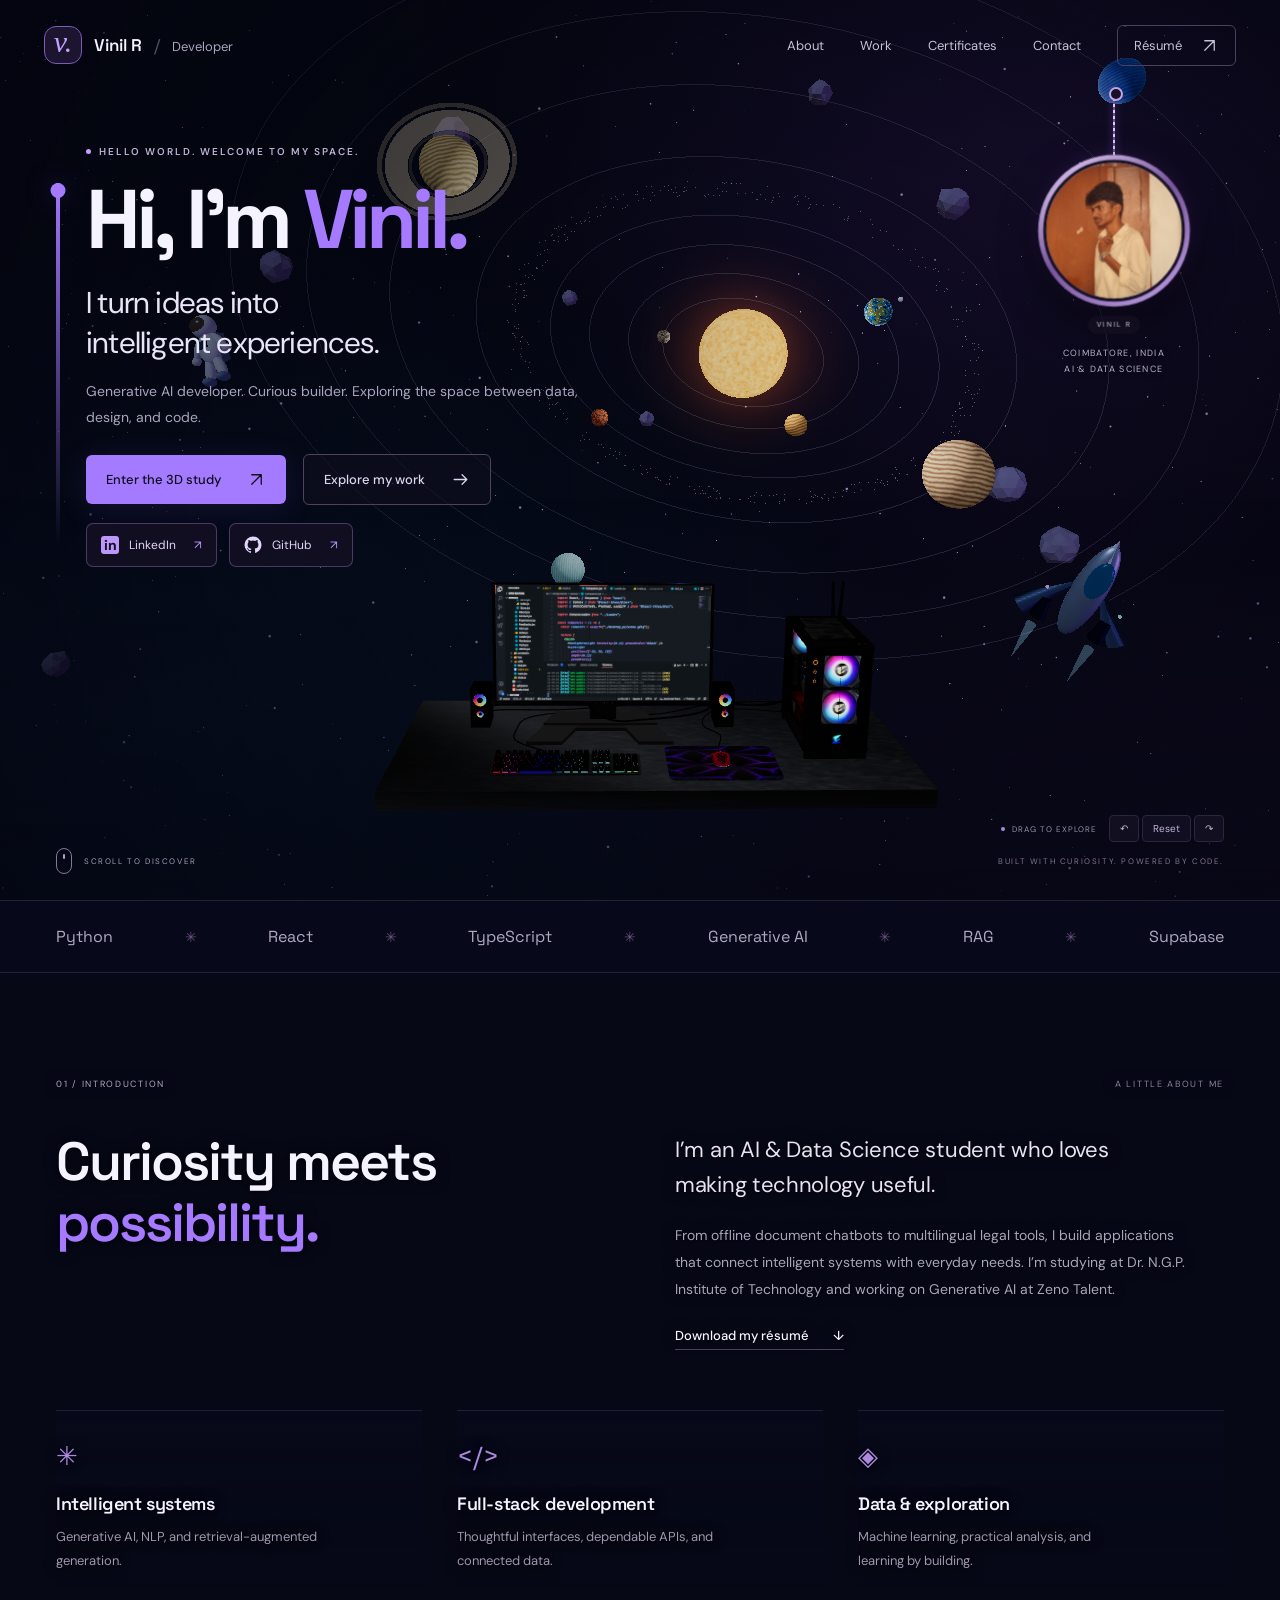
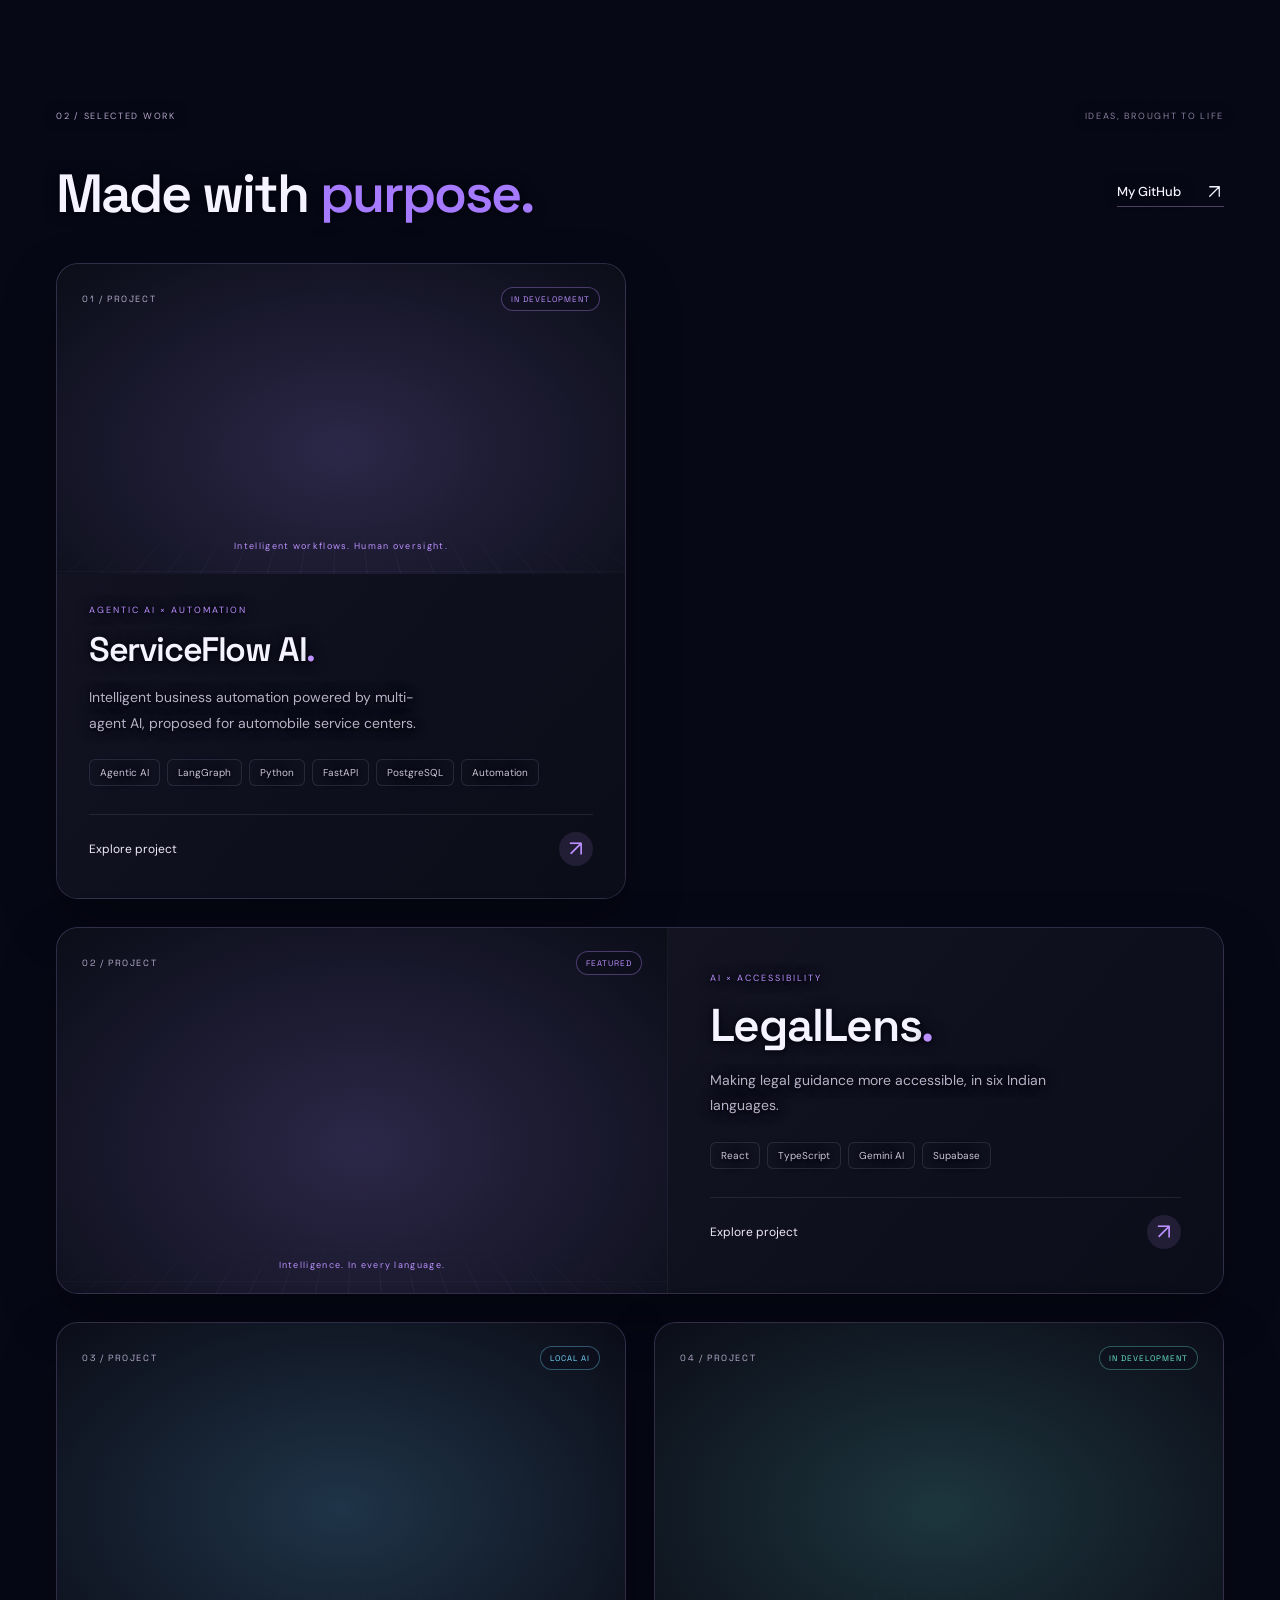
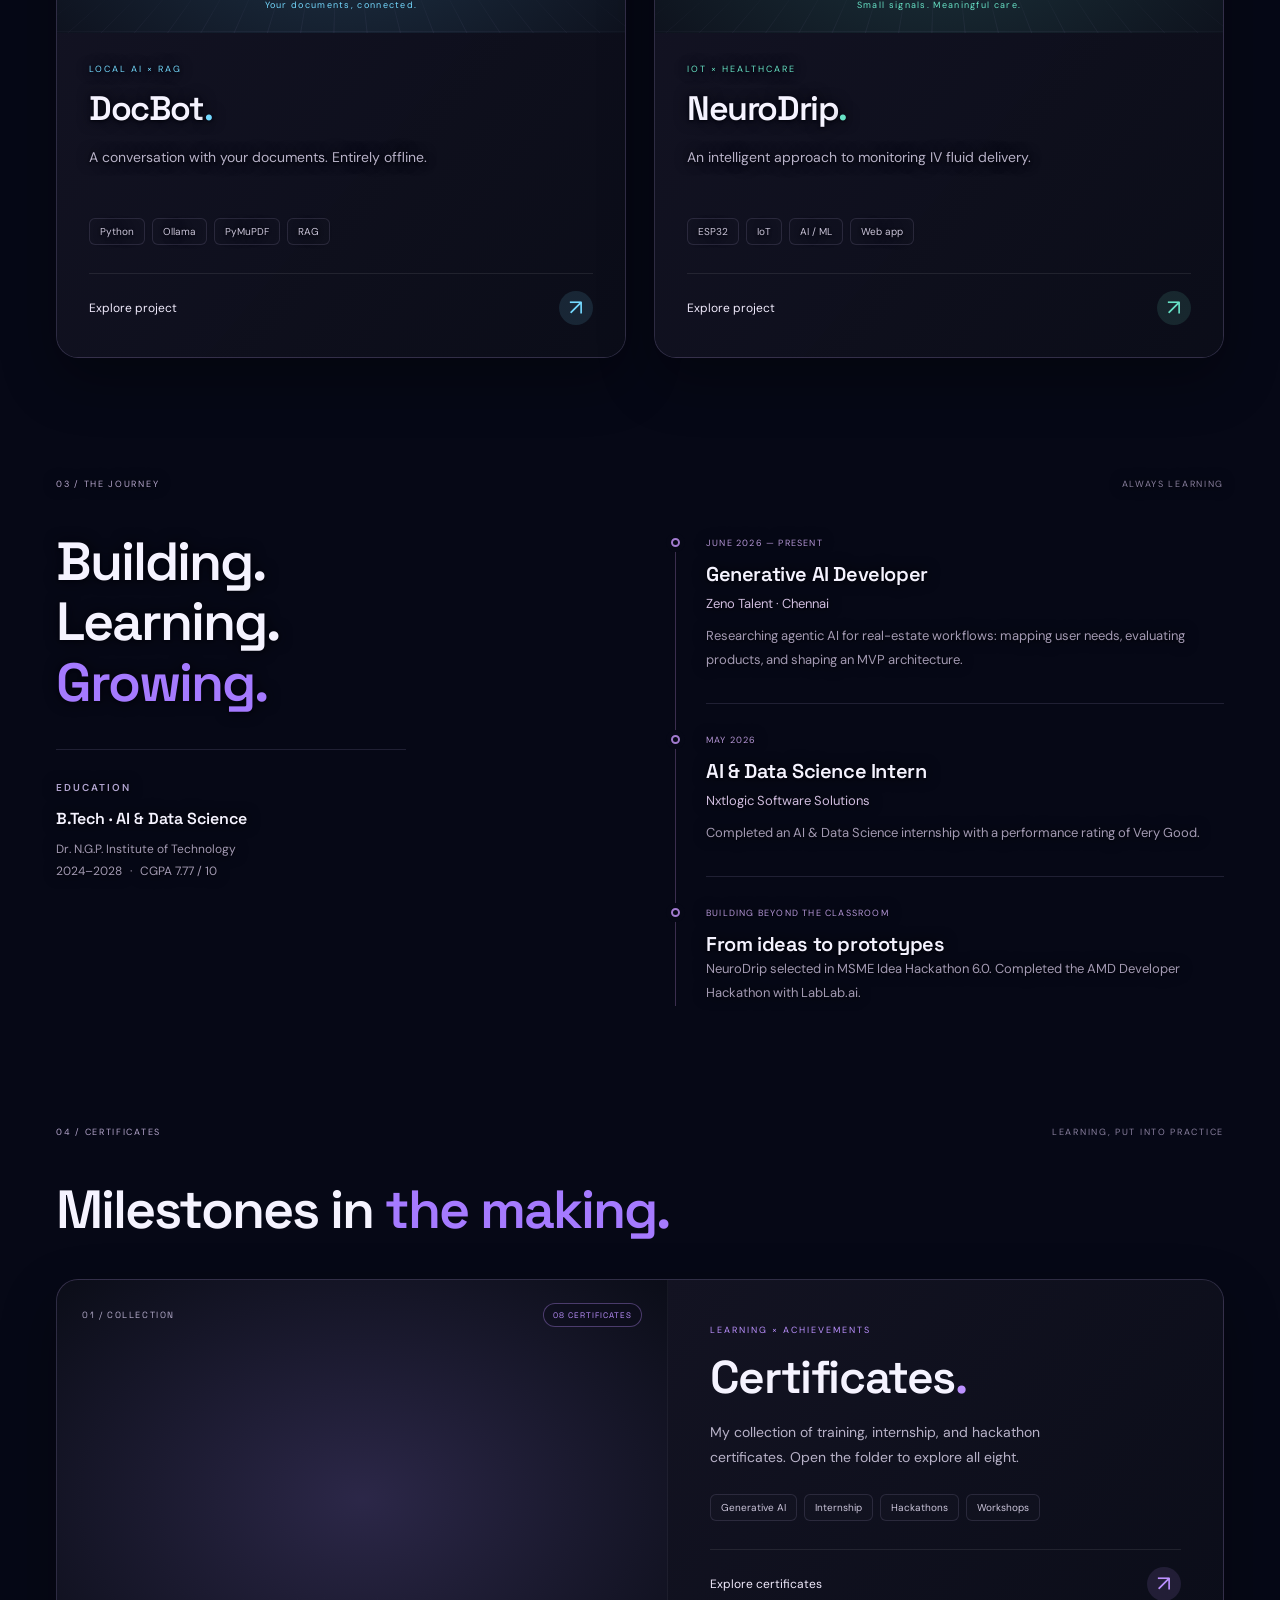
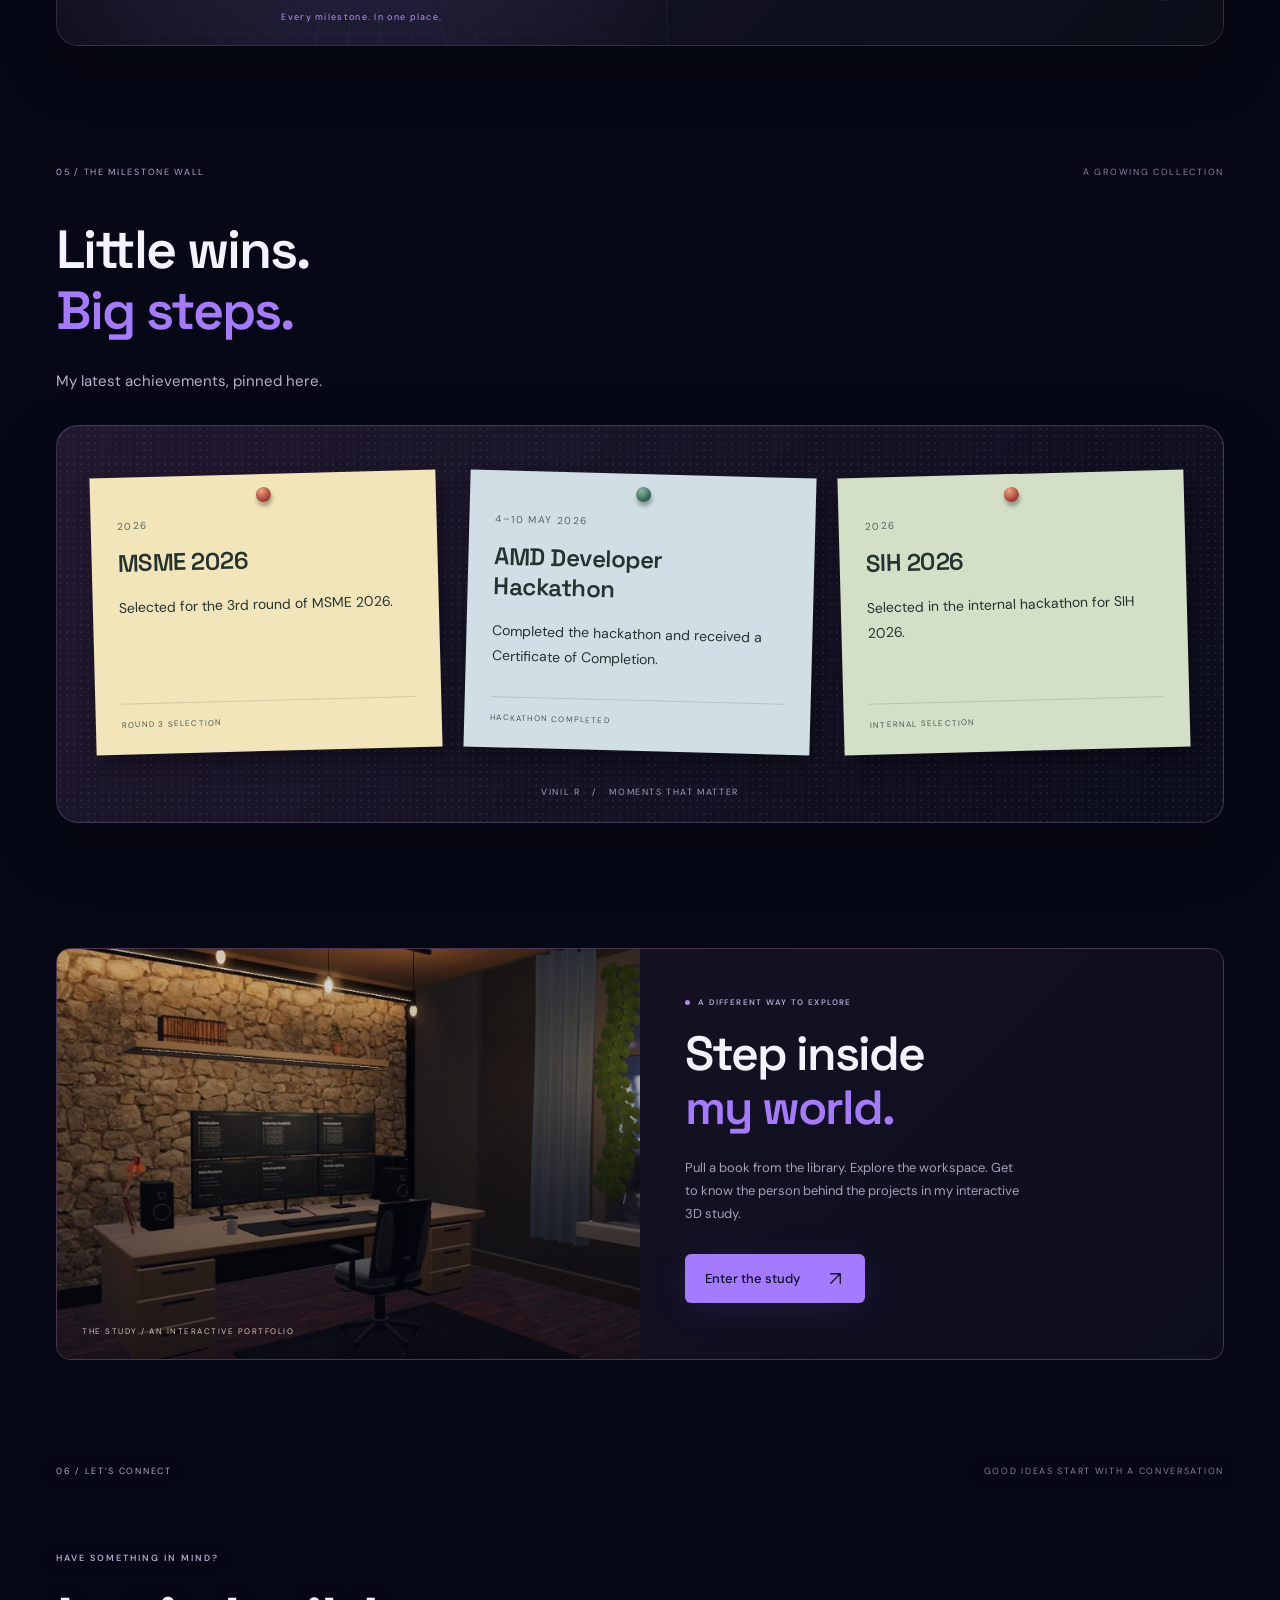
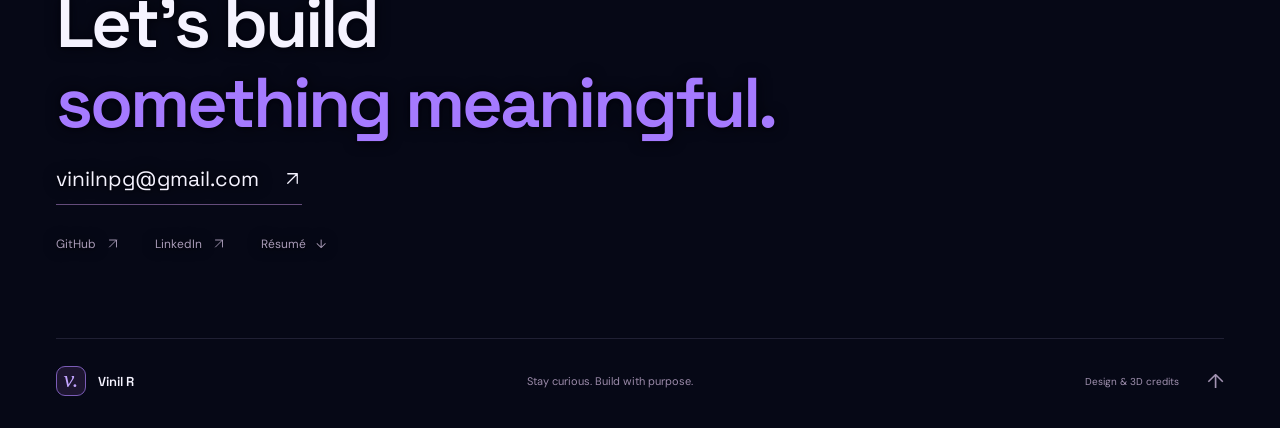
<file: index.html>
<!DOCTYPE html>
<html lang="en">
  <head>
    <meta charset="UTF-8" />
    <meta name="theme-color" content="#060816" />
    <link rel="icon" type="image/svg+xml" href="/vinil-mark.svg" />
    <link rel="manifest" href="/manifest.webmanifest" />
    <link rel="apple-touch-icon" href="/icons/apple-touch-icon.png" />
    <meta name="apple-mobile-web-app-capable" content="yes" />
    <meta name="apple-mobile-web-app-status-bar-style" content="black-translucent" />
    <meta name="apple-mobile-web-app-title" content="Vinil R" />
    <meta name="viewport" content="width=device-width, initial-scale=1.0, viewport-fit=cover" />
    <meta name="description" content="Vinil R — Generative AI developer and AI & Data Science student. Explore my projects, experience, and interactive 3D study." />
    <title>Vinil R — AI Developer & Creative Thinker</title>
    <script type="module" crossorigin src="/assets/index-335Thj_O.js"></script>
    <link rel="stylesheet" crossorigin href="/assets/index-tIlTbLUr.css">
  </head>
  <body>
    <div id="root"></div>
  </body>
</html>
</file>
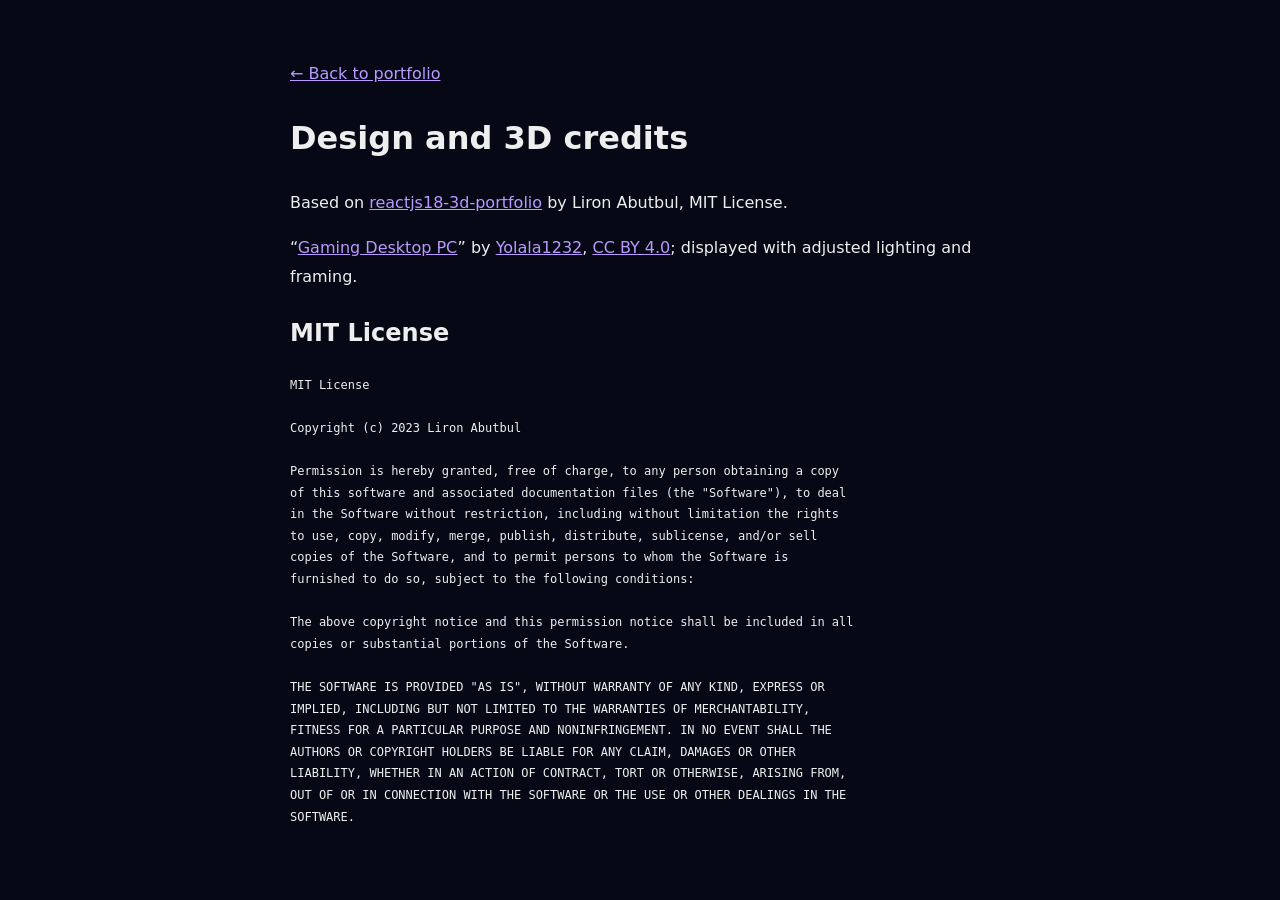
<file: credits.html>
<!doctype html><html lang="en"><meta charset="utf-8"><meta name="viewport" content="width=device-width,initial-scale=1"><title>Credits — Vinil R</title><style>body{background:#060816;color:#eee;font:16px/1.8 system-ui;margin:0}main{max-width:700px;margin:60px auto;padding:0 24px}a{color:#ba9aff}pre{white-space:pre-wrap;font:12px/1.8 monospace}</style><main><a href="/">← Back to portfolio</a><h1>Design and 3D credits</h1><p>Based on <a href="https://github.com/ladunjexa/reactjs18-3d-portfolio">reactjs18-3d-portfolio</a> by Liron Abutbul, MIT License.</p><p>“<a href="https://sketchfab.com/3d-models/gaming-desktop-pc-d1d8282c9916438091f11aeb28787b66">Gaming Desktop PC</a>” by <a href="https://sketchfab.com/Yolala1232">Yolala1232</a>, <a href="https://creativecommons.org/licenses/by/4.0/">CC BY 4.0</a>; displayed with adjusted lighting and framing.</p><h2>MIT License</h2><pre>MIT License

Copyright (c) 2023 Liron Abutbul

Permission is hereby granted, free of charge, to any person obtaining a copy
of this software and associated documentation files (the "Software"), to deal
in the Software without restriction, including without limitation the rights
to use, copy, modify, merge, publish, distribute, sublicense, and/or sell
copies of the Software, and to permit persons to whom the Software is
furnished to do so, subject to the following conditions:

The above copyright notice and this permission notice shall be included in all
copies or substantial portions of the Software.

THE SOFTWARE IS PROVIDED "AS IS", WITHOUT WARRANTY OF ANY KIND, EXPRESS OR
IMPLIED, INCLUDING BUT NOT LIMITED TO THE WARRANTIES OF MERCHANTABILITY,
FITNESS FOR A PARTICULAR PURPOSE AND NONINFRINGEMENT. IN NO EVENT SHALL THE
AUTHORS OR COPYRIGHT HOLDERS BE LIABLE FOR ANY CLAIM, DAMAGES OR OTHER
LIABILITY, WHETHER IN AN ACTION OF CONTRACT, TORT OR OTHERWISE, ARISING FROM,
OUT OF OR IN CONNECTION WITH THE SOFTWARE OR THE USE OR OTHER DEALINGS IN THE
SOFTWARE.
</pre></main></html>
</file>
<file: assets/index-tIlTbLUr.css>
@import"https://fonts.googleapis.com/css2?family=DM+Sans:wght@400;500;600;700&family=Space+Grotesk:wght@400;500;600;700&display=swap";.project-showcase{display:grid;grid-template-columns:repeat(2,minmax(0,1fr));gap:28px;perspective:1400px}.showcase-card{--rx:0deg;--ry:0deg;position:relative;min-width:0;border:1px solid #b2a2dc33;border-radius:22px;background:linear-gradient(135deg,#171528fa,#0b0e1bfa);box-shadow:0 22px 55px #0005,inset 0 1px #ffffff0c;transform:rotateX(var(--rx)) rotateY(var(--ry));transition:transform .2s ease-out,border-color .25s,box-shadow .25s;overflow:hidden}.showcase-card:hover,.showcase-card:focus-within{border-color:var(--card-accent);box-shadow:0 28px 65px #0007,0 0 35px color-mix(in srgb,var(--card-accent) 12%,transparent)}.showcase-legallens{grid-column:1/-1;display:grid;grid-template-columns:1.1fr 1fr}.showcase-visual{display:block;position:relative;width:100%;height:310px;padding:0;background:radial-gradient(ellipse at 50% 60%,color-mix(in srgb,var(--card-accent) 18%,#0c1020),#0b0d18);overflow:hidden;text-align:left;color:#c8c2df;isolation:isolate}.showcase-legallens .showcase-visual{height:100%;min-height:365px;border-right:1px solid #ffffff0c}.showcase-topline{position:absolute;top:23px;left:25px;right:25px;display:flex;align-items:center;justify-content:space-between;gap:10px;z-index:2;font:9px Space Grotesk,sans-serif;letter-spacing:1.6px;color:#b3aac9}.showcase-chip{border:1px solid color-mix(in srgb,var(--card-accent) 35%,transparent);padding:6px 9px;border-radius:20px;color:var(--card-accent);font-size:8px;letter-spacing:1px;background:#0b0c1b66}.showcase-grid{position:absolute;top:48%;right:-50%;bottom:-60%;left:-50%;background-image:linear-gradient(#b8a3f017 1px,transparent 1px),linear-gradient(90deg,#b8a3f017 1px,transparent 1px);background-size:35px 35px;transform:perspective(500px) rotateX(63deg);-webkit-mask-image:radial-gradient(ellipse at center,black,transparent 65%);mask-image:radial-gradient(ellipse at center,black,transparent 65%);pointer-events:none}.showcase-model{position:absolute;top:20px;right:0;bottom:12px;left:0;display:block;pointer-events:none}.showcase-caption{position:absolute;bottom:22px;left:25px;right:25px;text-align:center;color:var(--card-accent);font-size:9px;letter-spacing:1.3px;pointer-events:none}.showcase-content{position:relative;padding:30px 32px 32px;background:linear-gradient(130deg,#131322f5,#0b0d19fa)}.showcase-legallens .showcase-content{display:flex;flex-direction:column;justify-content:center;padding:42px}.showcase-category{font-size:9px;letter-spacing:2px;color:var(--card-accent);margin-bottom:14px}.showcase-content h3{font-size:34px;letter-spacing:-1.4px;line-height:1.2}.showcase-content h3>span{color:var(--card-accent)}.showcase-legallens h3{font-size:46px}.showcase-description{font-size:14px;line-height:1.8;color:#b8b2c8;max-width:360px;margin:15px 0 23px;min-height:50px}.showcase-tags{display:flex;flex-wrap:wrap;gap:7px}.showcase-tags>span{font-size:10px;color:#cbc5da;padding:6px 10px;border:1px solid #c0b1df24;border-radius:6px;background:#ffffff03}.showcase-action{display:flex;align-items:center;justify-content:space-between;gap:30px;width:100%;margin-top:28px;padding:17px 0 0;border-top:1px solid #ffffff15;background:none;font-size:12px;color:#f0eafc;text-align:left;min-height:48px}.showcase-action>span{display:grid;place-items:center;width:34px;height:34px;border-radius:50%;background:color-mix(in srgb,var(--card-accent) 12%,transparent);color:var(--card-accent);font-size:22px;transition:transform .2s,background .2s}.showcase-action:hover>span{transform:translate(2px,-2px);background:color-mix(in srgb,var(--card-accent) 25%,transparent)}.model-fallback{display:grid;place-items:center;width:100%;height:100%;font-size:12px;color:var(--card-accent)}@media (max-width:900px){.showcase-legallens .showcase-content{padding:30px}.showcase-legallens h3{font-size:36px}.showcase-content{padding:25px}.showcase-topline{left:20px;right:20px;font-size:8px}.showcase-visual{height:280px}.showcase-description{font-size:13px}.project-showcase{gap:22px}}@media (max-width:640px){.project-showcase{grid-template-columns:1fr;gap:26px}.showcase-legallens{display:block}.showcase-legallens .showcase-visual{height:290px;min-height:0;border:0}.showcase-card{border-radius:18px;transform:none!important}.showcase-content,.showcase-legallens .showcase-content{padding:26px}.showcase-content h3,.showcase-legallens h3{font-size:33px}.showcase-description{min-height:0;max-width:none}.showcase-visual{height:280px}.showcase-action{font-size:13px}.showcase-caption{font-size:8px}}@media (prefers-reduced-motion:reduce){.showcase-card{transform:none!important;transition:none}.showcase-action>span{transition:none}}.serviceflow-details{margin:24px 0;line-height:1.7;color:#c5bdd6}.serviceflow-details h3{color:#eee7fa;font-size:17px;margin:24px 0 8px}.serviceflow-details ul{padding-left:20px}.serviceflow-details li{margin:6px 0}.serviceflow-diagram{display:flex;flex-direction:column;align-items:center;gap:5px;text-align:center;color:#d9c8f5}.serviceflow-diagram span:nth-child(odd){padding:8px 12px;border:1px solid #8069a3;border-radius:8px;background:#211831}.certificates-section{position:relative}.certificate-collection{--card-accent: #bc91ff}.certificate-grid{display:grid;grid-template-columns:repeat(2,minmax(0,1fr));gap:24px}.certificate-card{min-width:0;border:1px solid #ad84e33b;border-radius:14px;overflow:hidden;background:linear-gradient(145deg,#211731eb,#0b1022ed)}.certificate-preview{position:relative;display:block;width:100%;background:#0c0c19;padding:20px 20px 46px}.certificate-preview img{width:100%;height:280px;-o-object-fit:contain;object-fit:contain}.certificate-preview>span{position:absolute;bottom:14px;left:20px;right:20px;display:flex;justify-content:space-between;color:#ceafff;font-size:12px}.certificate-copy{padding:22px;border-top:1px solid #b68ee325}.certificate-copy .certificate-meta{font-size:10px;color:#ba9cdb;margin-bottom:12px}.certificate-copy h3{font-size:20px;line-height:1.35;margin-bottom:10px}.certificate-copy>p{font-size:12px;color:#afa6bf;line-height:1.7}.certificate-description{margin-top:12px}.certificate-dialog{width:min(1000px,calc(100% - 24px));max-height:calc(100dvh - 32px);padding:0 24px 24px;border:1px solid #80619e;border-radius:16px;color:#f5efff;background:#100e1d;overflow-y:auto;overscroll-behavior:contain;scrollbar-gutter:stable}.certificate-dialog::backdrop{background:#03020ce8}.certificate-dialog>header{position:sticky;top:0;z-index:2;display:flex;align-items:flex-start;justify-content:space-between;gap:20px;padding:24px 0 20px;margin-bottom:20px;border-bottom:1px solid #ffffff20;background:#100e1df5}.certificate-dialog>header h3{font-size:26px;margin-top:8px}.certificate-dialog header button{flex-shrink:0;width:44px;height:44px;border-radius:50%;font-size:27px;background:#30213e}.certificate-scroll-note{margin-top:10px;color:#bdb3ce;font-size:12px;line-height:1.5}@media (max-width:600px){.certificate-grid{grid-template-columns:1fr;gap:20px}.certificate-dialog{padding:0 14px 14px}.certificate-dialog>header{padding-top:16px;gap:8px}.certificate-dialog>header h3{font-size:22px}.certificate-dialog .eyebrow{font-size:8px}.certificate-copy{padding:18px}}.milestone-intro{margin:-10px 0 30px;font-size:15px;color:#b9afcb;line-height:1.7}.landing-milestone-board{padding:48px 36px 24px;border:1px solid #b89bdf40;border-radius:22px;background-color:#171323ed;background-image:radial-gradient(#c5b3e51c 1px,transparent 1px),linear-gradient(130deg,#39264955,#0a0d1be6);background-size:7px 7px,100% 100%;box-shadow:inset 0 1px #ffffff0d,0 24px 60px #0004}.milestone-pins{display:grid;grid-template-columns:repeat(3,minmax(0,1fr));align-items:stretch;gap:28px}.milestone-note{position:relative;min-width:0;padding:42px 26px 24px;color:#24332f;box-shadow:5px 12px 20px #0005;transform:rotate(-1.5deg);display:flex;flex-direction:column}.milestone-note:nth-child(2){transform:rotate(1.5deg)}.milestone-cream{background:#f2e5ba}.milestone-blue{background:#d0dfe5}.milestone-sage{background:#d4dfc8}.milestone-pushpin{position:absolute;width:15px;height:15px;border-radius:50%;top:13px;left:calc(50% - 7px);background:radial-gradient(circle at 35% 25%,#eea27f,#a64037 65%,#662a26);box-shadow:1px 4px 4px #0005}.milestone-blue .milestone-pushpin{background:radial-gradient(circle at 35% 25%,#8cb8a5,#356653 65%,#234238)}.milestone-date{color:#56645e;font-size:10px;text-transform:uppercase;letter-spacing:1.4px;margin-bottom:16px}.milestone-note h3{font-size:24px;line-height:1.25;letter-spacing:-.5px;margin-bottom:17px;overflow-wrap:anywhere}.milestone-description{font-size:14px;line-height:1.8;margin-bottom:28px}.milestone-status{margin-top:auto;padding-top:14px;border-top:1px solid #2c3b292b;color:#495b50;font-size:8px;line-height:1.5;letter-spacing:1.2px}.milestone-board-caption{text-align:center;color:#ac9abb;font-size:9px;letter-spacing:1.6px;margin-top:35px}.milestone-board-caption span{margin:0 8px}@media (max-width:1000px){.milestone-pins{gap:20px}.landing-milestone-board{padding-inline:24px}.milestone-note{padding-inline:18px}.milestone-note h3{font-size:22px}}@media (max-width:760px){.milestone-pins{grid-template-columns:1fr;gap:30px}.landing-milestone-board{padding:32px 22px 22px}.milestone-note{padding:40px 24px 24px}.milestone-note h3{font-size:25px}.milestone-board-caption{font-size:8px;letter-spacing:1px;line-height:1.8}}@media (prefers-reduced-motion:reduce){.milestone-note,.milestone-note:nth-child(2){transform:none}}.profile-links{display:flex;flex-wrap:wrap;gap:12px;margin-top:18px}.profile-links a{display:inline-flex;align-items:center;gap:10px;padding:10px 14px;min-height:44px;font-size:12px;border:1px solid #ac87e05c;border-radius:7px;background:#121021e8;color:#e4d6fa}.profile-links a:hover{background:#2c1c44;border-color:#b48aec}.profile-links a>span:last-child{margin-left:8px;color:#bd96ff}.linkedin-mark{display:grid;place-items:center;width:18px;height:18px;border-radius:3px;background:#bb97fa;color:#100c20;font-size:14px;font-weight:700;line-height:1}@media (max-width:540px){.profile-links{gap:10px;margin-top:16px}.profile-links a{padding-inline:12px;font-size:11px}.hero:has(.profile-links){height:auto;min-height:0;max-height:none;padding-bottom:88px}.hero:has(.profile-links) .desktop-experience{position:relative;bottom:auto;margin-top:20px}}:root{font-family:DM Sans,sans-serif;color:#f5f3ff;background:#060816;font-synthesis:none;--accent:#a57aff;--muted:#a7a6bc;--border:#b7ade026;color-scheme:dark}*{box-sizing:border-box}html{scroll-behavior:smooth;scroll-padding-top:100px}body{margin:0}a{color:inherit;text-decoration:none}button{font:inherit;color:inherit;cursor:pointer;border:0}img{max-width:100%;display:block}h1,h2,h3,p{margin:0}h1,h2,h3{font-family:Space Grotesk,sans-serif;font-weight:600}::-moz-selection{background:#7646cc;color:#fff}::selection{background:#7646cc;color:#fff}:focus-visible{outline:2px solid #c6a8ff;outline-offset:6px}.container{width:min(1200px,calc(100% - 112px));margin-inline:auto}.skip-link{position:fixed;top:-80px;left:20px;z-index:100;background:var(--accent);color:#080817;padding:14px}.skip-link:focus{top:12px}.site-header{height:90px;position:absolute;inset:0 0 auto;z-index:20}.nav-inner{width:min(1280px,calc(100% - 88px));margin:auto;height:100%;display:flex;align-items:center;justify-content:space-between}.brand{display:flex;align-items:center;gap:12px;font:600 17px Space Grotesk,sans-serif;white-space:nowrap}.brand-mark{width:38px;height:38px;border:1px solid #7b5cb7;border-radius:12px;display:grid;place-items:center;font:italic 30px/1 Georgia,serif;color:#c2a4ff;background:#1d1530;padding-bottom:6px}.brand small{font:400 13px DM Sans,sans-serif;color:var(--muted)}.brand-divider{color:#56516a;padding-inline:8px;font-weight:400}.main-nav{display:flex;align-items:center;gap:36px;font-size:13px;color:#c5c2d6}.main-nav>a:hover{color:#fff}.nav-resume{border:1px solid #4c405f;padding:10px 16px;border-radius:6px;display:flex;align-items:center;gap:18px}.menu-toggle{display:none}.hero{min-height:850px;height:100svh;max-height:1050px;position:relative;overflow:hidden;isolation:isolate}.hero-background{position:absolute;top:0;right:0;bottom:0;left:0;z-index:-2;background:url(/assets/herobg-SogpARU-.png) center top/cover no-repeat;opacity:.8}.hero:after{content:"";position:absolute;top:0;right:0;bottom:0;left:0;z-index:-1;background:linear-gradient(180deg,#06081619 45%,#060816 98%);pointer-events:none}.hero-intro{position:relative;display:flex;gap:26px;padding-top:145px;z-index:2;pointer-events:none}.hero-copy{pointer-events:auto}.hero-track{width:4px;flex-shrink:0;background:linear-gradient(#a57aff,#915eff00);margin-top:38px;margin-bottom:20px;position:relative}.hero-track i{width:15px;height:15px;position:absolute;left:50%;transform:translate(-50%);top:0;border-radius:50%;background:#a57aff;box-shadow:0 0 30px #915eff55}.eyebrow{font-size:10px;letter-spacing:2px;font-weight:600;color:#b3a6d2}.hero-eyebrow{font-size:10px;letter-spacing:2px;color:#bbb1d2;margin-bottom:17px;display:flex;align-items:center;gap:8px}.hero-eyebrow>span{width:5px;height:5px;border-radius:50%;background:#c3a1ff}.hero h1{font-size:clamp(64px,6.5vw,94px);letter-spacing:-5px;line-height:1.08;font-weight:700}.hero h1 span,h2>span{color:var(--accent)}.hero-statement{font-size:clamp(25px,2.35vw,34px);line-height:1.34;letter-spacing:-.8px;margin-top:18px;color:#e9e4f6}.hero-statement strong{font-weight:400}.hero-description{color:#a9a4bd;font-size:14px;line-height:1.8;max-width:540px;margin-top:16px}.mobile-break{display:none}.hero-actions{display:flex;gap:17px;align-items:center;margin-top:24px}.button{display:inline-flex;gap:26px;align-items:center;justify-content:center;font-weight:500;font-size:13px;padding:15px 20px;border-radius:6px;transition:background .2s,transform .2s}.button:hover{transform:translateY(-2px)}.button-primary{background:#a47aff;color:#100b1d;box-shadow:0 5px 32px #915eff20}.button-primary:hover{background:#bea0ff}.button-quiet{color:#ddd5ef;border:1px solid #50415f;background:#100f2080}.button-quiet:hover{background:#20182f}.hero-side-note{margin-left:auto;align-self:flex-start;margin-top:62px;display:flex;flex-direction:column;align-items:flex-end;gap:9px;font-size:9px;letter-spacing:1.7px;color:#9186a8}.hero-side-note i{width:45px;height:1px;background:#6d528c;margin-top:7px}.desktop-experience{position:absolute;bottom:58px;width:100%;height:440px;z-index:1}.desktop-canvas{width:100%;height:100%;touch-action:pan-y;cursor:grab}.desktop-canvas:active{cursor:grabbing}.scene-toolbar{position:absolute;bottom:0;right:max(56px,calc((100% - 1200px)/2));display:flex;align-items:center;gap:12px;color:#9890ad;font-size:8px;letter-spacing:1px}.scene-toolbar>span{display:flex;align-items:center;gap:7px}.scene-toolbar i{width:4px;height:4px;border-radius:100%;background:#a88bdf}.scene-toolbar>div{display:flex;gap:3px}.scene-toolbar button{background:#151225b3;border:1px solid #2c253d;border-radius:4px;padding:6px 10px;font-size:10px;color:#c2b6da;letter-spacing:0}.scene-toolbar button:hover{background:#342747;color:#fff}.scene-loading{width:240px;text-align:center;font-size:12px;color:#b8a8d6}.scene-loading span{display:block;width:24px;height:24px;margin:0 auto 12px;border:2px solid #5d457d;border-top-color:#b890ff;border-radius:50%;animation:spin 1s linear infinite}.scene-loading b{display:block;font-weight:400;font-size:10px;margin-top:6px}.scene-placeholder{position:absolute;bottom:210px;left:0;width:100%;text-align:center;font-size:12px;color:var(--muted)}.scene-fallback{display:grid;place-content:center;height:100%;text-align:center}.scene-fallback>p{font-size:12px;color:var(--muted);max-width:320px;margin-top:22px}.fallback-monitor{text-align:left;padding:25px;background:#111221;border:8px solid #252331;border-radius:10px;color:#bea0ff}.fallback-monitor>span{font:11px monospace;color:#8b839f}.fallback-monitor pre{font:14px/2 monospace}.hero-footer{position:absolute;bottom:26px;left:0;right:0;display:flex;align-items:center;justify-content:space-between;z-index:3;color:#82778f;font-size:8px;letter-spacing:1.6px}.scroll-cue{display:flex;gap:12px;align-items:center;color:#a7a0b7}.mouse{height:26px;width:16px;border:1px solid #8b739c;border-radius:9px;display:flex;justify-content:center;padding-top:5px}.mouse i{height:5px;width:2px;border-radius:2px;background:#b599d1;animation:scroll-dot 2s infinite}.skills-marquee{border-block:1px solid var(--border);background:#0b0b1a;padding:25px 0}.skills-marquee>.container{display:flex;align-items:center;justify-content:space-between;gap:20px}.skills-marquee span{font:16px Space Grotesk,sans-serif;color:#b0a8c2;white-space:nowrap}.skills-marquee i{font-size:14px;color:#6b527e;font-style:normal}.section{padding-block:105px 15px}.section-label{display:flex;justify-content:space-between;gap:15px;font-size:9px;letter-spacing:1.7px;color:#8a809f;margin-bottom:42px}.section-label>span:first-child{color:#b4a5cb}h2{font-size:clamp(36px,4.2vw,57px);line-height:1.13;letter-spacing:-2px}.about-main{display:grid;grid-template-columns:1fr 1fr;gap:70px}.large-copy{font-size:22px;line-height:1.6;letter-spacing:-.3px;max-width:480px;color:#e8e1f2}.body-copy{font-size:14px;line-height:1.9;color:var(--muted);margin-top:20px;max-width:520px}.text-link{display:inline-flex;gap:24px;align-items:center;font-size:13px;font-weight:500;padding-bottom:5px;border-bottom:1px solid #514063}.text-link:hover{color:#c5a4ff}.about-main .text-link{margin-top:25px}.disciplines{display:grid;grid-template-columns:repeat(3,1fr);gap:35px;margin-top:60px}.disciplines article{border-top:1px solid var(--border);padding-top:28px}.discipline-icon{font:26px Space Grotesk,sans-serif;color:#ae8adf;height:33px;display:block}.disciplines h3{font-size:18px;letter-spacing:-.4px;margin-top:20px}.disciplines p{color:#9f96b0;font-size:13px;line-height:1.8;max-width:270px;margin-top:10px}.section-heading{display:flex;align-items:center;justify-content:space-between;gap:24px;margin-bottom:38px}.projects-grid{display:grid;grid-template-columns:repeat(3,1fr);gap:28px}.project-preview{width:100%;padding:0;background:transparent;border-radius:10px;position:relative;overflow:hidden;display:block;text-align:left;border:1px solid var(--border);transition:border-color .2s}.project-preview:hover{border-color:#8f67bb}.project-art{height:225px;overflow:hidden;position:relative;display:flex;align-items:center;justify-content:center;transition:transform .35s}.project-preview:hover .project-art{transform:scale(1.025)}.project-open{position:absolute;right:13px;bottom:13px;border:1px solid #7c688b80;border-radius:50%;background:#171126aa;display:grid;place-items:center;width:33px;height:33px;color:#dfc6ff}.legal-art{background:radial-gradient(ellipse at 50% 60%,#3a2356,#121021);color:#c3a2f0;flex-direction:column}.legal-art>svg{width:118px;height:102px;filter:drop-shadow(0 0 18px #b28ade66);margin-top:5px}.legal-art>span{font-size:8px;letter-spacing:1.5px;margin-top:18px;color:#aa90c8}.orbit{position:absolute;width:200px;height:200px;border:1px solid #a583d21c;border-radius:50%;top:12px}.orbit-two{width:285px;height:285px;top:-30px}.docbot-art{background:radial-gradient(ellipse at 50% 80%,#172b33,#101422)}.terminal-window{width:88%;border:1px solid #4e718751;background:#080f18;border-radius:7px;transform:perspective(700px) rotateY(-6deg) rotateX(3deg);box-shadow:6px 18px 30px #0008}.terminal-top{display:flex;align-items:center;gap:4px;padding:12px 10px;border-bottom:1px solid #27384b}.terminal-top i{width:5px;height:5px;border-radius:50%;background:#52616e}.terminal-top i:first-child{background:#a67081}.terminal-top i:nth-child(2){background:#ad9e6c}.terminal-top i:nth-child(3){background:#69a68e}.terminal-top>span{font:7px monospace;color:#7e9bae;margin-left:8px}.terminal-content{padding:17px 10px 9px;font:8px/1.7 monospace;color:#b0c5d1}.terminal-content p{margin-bottom:11px}.terminal-content p>span,.terminal-content b{color:#86c5d3;font-weight:400}.terminal-muted{color:#8aa3b3}.terminal-content em{color:#75ad91;font-style:normal;margin-left:8px;font-size:7px}.terminal-line{height:4px;background:#213844;width:90%;margin:7px 0}.terminal-line.short{width:63%;margin-bottom:18px}.neuro-art{display:block;padding:24px 20px;background:linear-gradient(#63b6b207 1px,transparent 1px),linear-gradient(90deg,#63b6b207 1px,transparent 1px),radial-gradient(ellipse at 65% 50%,#143333,#0c1c22);background-size:20px 20px,20px 20px,auto}.neuro-top{display:flex;justify-content:space-between;font-size:8px;letter-spacing:1px;color:#8ab4b2}.neuro-top>span+span{font-size:6px;color:#7caea8}.neuro-art>svg{width:100%;height:100px;margin:12px 0 0}.neuro-bottom{display:flex;gap:16px;align-items:center;justify-content:center;color:#87b7af}.neuro-bottom>div{display:flex;gap:6px;align-items:center;font-size:7px}.neuro-bottom i{width:5px;height:5px;border:1px solid #80c7b7;border-radius:50%}.neuro-bottom>b{font-size:12px;font-weight:400}.project-category{display:flex;gap:15px;font-size:8px;letter-spacing:1.3px;color:#9a85b5;margin:22px 0 9px}.project-category>span{color:#8d7e9e}.project-card h3{font-size:25px;letter-spacing:-.7px}.project-card h3 button{background:none;padding:0;font:inherit}.project-card h3 button:hover{color:#b594eb}.project-description{font-size:13px;line-height:1.75;color:#9e96ad;margin:10px 0 18px;min-height:46px;max-width:300px}.tags{display:flex;flex-wrap:wrap;gap:7px}.tags>span{font-size:9px;border:1px solid #30263f;padding:5px 8px;border-radius:4px;color:#b3a0c8}.project-detail-link{background:transparent;display:flex;align-items:center;gap:12px;padding:0;margin-top:21px;color:#d1b8ee;font-size:11px}.project-detail-link:hover{color:#fff}.journey-layout{display:grid;grid-template-columns:1fr 1fr;gap:70px}.education{margin-top:35px;border-top:1px solid var(--border);padding-top:25px;max-width:350px}.education h3{font-size:16px;margin:12px 0 10px}.education>p{font-size:12px;color:#a39ab3;line-height:1.8}.education>p>span{padding-inline:5px}.timeline{border-left:1px solid #3b2e4e;padding-left:30px;margin-top:5px}.timeline>article{position:relative;margin-bottom:30px;padding-bottom:30px;border-bottom:1px solid var(--border)}.timeline>article:last-child{margin-bottom:0;padding-bottom:0;border-bottom:0}.timeline-date{font-size:9px;letter-spacing:1.2px;color:#b496d7;margin-bottom:12px}.timeline-date>i{position:absolute;left:-35px;top:1px;width:9px;height:9px;border:2px solid #a17ace;background:#060816;border-radius:50%;box-shadow:0 0 0 5px #060816}.timeline h3{font-size:20px;letter-spacing:-.4px}.timeline .organization{font-size:13px;color:#d0bddf;margin:8px 0 12px}.timeline article>p:not(.organization){font-size:13px;line-height:1.9;color:#a39ab3}.study-section{border:1px solid #493552;border-radius:14px;overflow:hidden;display:grid;grid-template-columns:1fr 1fr;margin-top:110px;background:linear-gradient(135deg,#191426,#0c0d1d)}.study-photo{position:relative;min-height:410px}.study-photo>img{width:100%;height:100%;position:absolute;top:0;right:0;bottom:0;left:0;-o-object-fit:cover;object-fit:cover;-o-object-position:50% 58%;object-position:50% 58%}.study-photo:after{content:"";position:absolute;top:0;right:0;bottom:0;left:0;background:linear-gradient(180deg,#05041520,#07071399)}.image-caption{position:absolute;bottom:23px;left:25px;z-index:1;font-size:8px;letter-spacing:1.5px;color:#d5c2bd}.study-copy{padding:48px 45px}.study-copy h2{font-size:48px;margin-top:20px}.study-copy>p:not(.eyebrow){font-size:13px;line-height:1.8;color:#a99db8;margin:20px 0 28px;max-width:340px}.study-copy .eyebrow{font-size:8px;letter-spacing:1.4px}.study-copy .eyebrow i{display:inline-block;width:5px;height:5px;border-radius:50%;background:#b08ce5;margin-right:5px}.contact-section{padding-bottom:85px}.contact-section>.eyebrow{margin-top:75px;font-size:9px}.contact-section h2{font-size:clamp(40px,5.5vw,76px);margin-top:20px;letter-spacing:-3px}.contact-email{display:inline-flex;gap:24px;align-items:center;font:21px Space Grotesk,sans-serif;border-bottom:1px solid #644c7b;padding:22px 0 12px}.contact-email:hover{color:var(--accent)}.contact-socials{display:flex;gap:35px;margin-top:29px;font-size:12px;color:#a99bb8}.contact-socials>a{display:flex;align-items:center;gap:10px}.contact-socials>a:hover{color:#fff}.contact-socials svg{width:14px}.site-footer{display:flex;align-items:center;justify-content:space-between;gap:20px;padding-block:27px 32px;border-top:1px solid var(--border)}.site-footer .brand{font-size:13px}.site-footer .brand-mark{width:30px;height:30px;border-radius:9px;font-size:24px;padding-bottom:4px}.site-footer>p{font-size:11px;color:#9c8baa}.site-footer>div{display:flex;align-items:center;gap:28px;font-size:10px;color:#a393b2}.site-footer>div>a:last-child{font-size:20px}.project-dialog{color:#f5efff;background:#121020;border:1px solid #5e4478;border-radius:16px;width:min(600px,calc(100% - 32px));padding:42px;max-height:85svh;overflow:auto}.project-dialog::backdrop{background:#03020ccf;-webkit-backdrop-filter:blur(8px);backdrop-filter:blur(8px)}.project-dialog>div{position:relative}.dialog-close{position:absolute;right:-20px;top:-27px;font-size:27px;background:none;color:#b5a2ca;width:34px;height:34px}.project-dialog h2{margin-top:18px;font-size:43px}.dialog-description{color:#b9abc9;font-size:15px;line-height:1.85;margin:24px 0}.project-note{color:#b09ac9;font-size:12px;line-height:1.6;margin:24px 0}.project-dialog .tags>span{font-size:11px}.project-dialog .text-link{margin-top:8px}@keyframes scroll-dot{0%,to{transform:translateY(0);opacity:.6}50%{transform:translateY(8px);opacity:1}}@keyframes spin{to{transform:rotate(360deg)}}@media (min-width:1500px){.desktop-experience{height:500px}.hero-intro{padding-top:160px}}@media (max-width:1100px){.container{width:calc(100% - 72px)}.nav-inner{width:calc(100% - 64px)}.hero{min-height:840px}.hero-intro{padding-top:135px}.hero-side-note{display:none}.desktop-experience{height:400px;bottom:65px}.scene-toolbar{right:36px}.about-main,.journey-layout{gap:45px}.projects-grid{gap:20px}.project-art{height:200px}.terminal-content{font-size:7px}.terminal-top>span{font-size:6px}.study-copy{padding:38px 30px}.study-copy h2{font-size:43px}.skills-marquee>.container{gap:12px}.skills-marquee span{font-size:13px}.project-description{min-height:68px}.hero-footer>span{font-size:7px}}@media (max-width:760px){.container{width:calc(100% - 48px)}.nav-inner{width:calc(100% - 40px)}.brand-divider,.brand small{display:none}.main-nav{gap:20px;font-size:12px}.nav-resume{padding:9px 12px;gap:10px}.hero h1{font-size:73px}.hero-intro{gap:20px;padding-top:130px}.hero-statement{font-size:28px}.hero-description{font-size:13px;max-width:440px}.desktop-experience{height:345px;bottom:70px}.hero{min-height:800px}.scene-toolbar{right:24px}.hero-footer>span{display:none}.skills-marquee>.container{flex-wrap:wrap;justify-content:center;gap:15px 20px}.skills-marquee i:nth-child(6){display:none}.section{padding-top:80px}.section-label{font-size:8px;letter-spacing:1.1px;margin-bottom:30px}.about-main{grid-template-columns:1fr;gap:27px}.about-main h2 br{display:none}.large-copy{font-size:21px}.about-main .body-copy{max-width:none}.disciplines{gap:22px;margin-top:40px}.disciplines h3{font-size:16px}.disciplines p{font-size:12px}.projects-grid{grid-template-columns:1fr;gap:40px}.project-card{display:grid;grid-template-columns:1fr 1fr;gap:0 25px}.project-preview{grid-row:1/7;align-self:start}.project-art{height:245px}.project-category{margin-top:5px;font-size:7px;gap:7px}.project-description{min-height:0;font-size:12px}.project-card h3{font-size:24px}.project-detail-link{margin-top:16px}.journey-layout{grid-template-columns:1fr 1.2fr;gap:30px}.journey-layout h2{font-size:42px}.timeline{padding-left:22px}.timeline-date{font-size:8px}.timeline-date>i{left:-27px}.timeline h3{font-size:18px}.timeline article>p:not(.organization){font-size:12px}.education h3{font-size:14px}.education p{font-size:11px}.study-section{grid-template-columns:1fr;margin-top:75px}.study-photo{min-height:330px}.study-copy{padding:36px}.study-copy h2 br{display:none}.study-copy>p:not(.eyebrow){max-width:480px}.contact-section>.eyebrow{margin-top:50px}.site-footer>p{display:none}.contact-section h2{letter-spacing:-2px}}@media (max-width:540px){.site-header{height:77px}.brand{font-size:15px}.brand-mark{width:32px;height:32px;font-size:26px;border-radius:10px}.menu-toggle{display:block;color:#d9c9ee;font-size:12px;background:transparent;padding:10px}.main-nav{display:none;position:absolute;top:68px;left:20px;right:20px;padding:18px 22px;background:#141022f5;border:1px solid #443351;border-radius:10px;box-shadow:0 12px 30px #0008}.main-nav.is-open{display:flex;flex-direction:column;align-items:stretch;gap:0}.main-nav>a{padding:15px 0}.main-nav .nav-resume{padding:12px 14px;justify-content:space-between;margin-top:10px}.hero{height:100svh;min-height:775px;max-height:900px}.hero-intro{padding-top:115px;gap:15px}.hero-track{width:2px;margin-top:31px}.hero-track i{width:10px;height:10px}.hero-eyebrow{font-size:7px;letter-spacing:1.4px;gap:7px;margin-bottom:17px}.hero h1{font-size:clamp(51px,13.5vw,72px);letter-spacing:-3px}.hero-statement{font-size:23px;letter-spacing:-.5px;margin-top:18px}.hero-description{font-size:12px;line-height:1.75;margin-top:15px;max-width:300px}.mobile-break{display:block}.hero-actions{margin-top:22px;gap:10px;flex-wrap:wrap}.button{padding:12px 14px;gap:14px;font-size:11px;border-radius:5px}.hero-actions .button-quiet{border:0;padding-inline:0;font-size:10px;gap:9px;background:transparent}.hero-actions svg{width:15px}.desktop-experience{height:300px;bottom:65px;width:115%;left:-7.5%}.scene-toolbar{right:calc(6.5% + 24px);bottom:2px;font-size:7px;gap:8px}.scene-toolbar button{font-size:9px;padding:5px 8px}.hero-footer{bottom:22px}.scroll-cue{font-size:7px}.skills-marquee{padding:22px 0}.skills-marquee>.container{gap:10px 15px}.skills-marquee span{font-size:12px}.skills-marquee i{font-size:10px}.skills-marquee i:nth-child(6){display:inline}.section{padding-top:65px}.section-label>span+span{display:none}.section-label{margin-bottom:28px}h2{font-size:36px;letter-spacing:-1.6px}.about-main h2 br{display:block}.large-copy{font-size:20px}.body-copy{font-size:13px}.disciplines{grid-template-columns:1fr;gap:25px;margin-top:35px}.disciplines article{display:grid;grid-template-columns:34px 1fr;gap:5px 15px;padding-top:22px}.discipline-icon{grid-row:1/3;font-size:25px}.disciplines h3{margin:0;font-size:17px}.disciplines p{margin:0;max-width:290px;font-size:12px}.section-heading{align-items:flex-start;gap:10px;margin-bottom:26px}.section-heading h2{font-size:34px;max-width:240px}.section-heading .text-link{font-size:10px;gap:7px;flex-shrink:0;margin-top:11px}.section-heading .text-link svg{width:14px}.project-card{display:block}.project-art{height:245px}.project-category{margin-top:20px;font-size:8px}.project-card h3{font-size:27px}.project-description{font-size:13px;max-width:330px}.tags>span{font-size:10px}.project-detail-link{font-size:12px}.projects-grid{gap:38px}.terminal-content{font-size:9px;padding:20px 16px 12px}.terminal-top>span{font-size:8px}.terminal-window{width:87%}.terminal-content em{font-size:8px}.neuro-art{padding-top:30px}.neuro-art>svg{height:115px;margin-top:12px}.neuro-top{font-size:9px}.neuro-top>span+span{font-size:7px}.neuro-bottom>div{font-size:9px}.legal-art>svg{width:130px;height:116px}.legal-art>span{font-size:9px}.journey-layout{grid-template-columns:1fr;gap:40px}.journey-layout h2{font-size:40px}.education{margin-top:25px}.education h3{font-size:16px}.education p{font-size:12px}.timeline{margin-left:4px;padding-left:25px}.timeline-date>i{left:-30px}.timeline h3{font-size:21px}.timeline article>p:not(.organization){font-size:13px}.study-section{margin-top:65px;border-radius:10px}.study-photo{min-height:265px}.study-copy{padding:28px 24px}.study-copy h2{font-size:38px}.study-copy h2 br{display:block}.study-copy>.eyebrow{font-size:7px;letter-spacing:1px}.study-copy .button{font-size:12px;padding:14px 18px}.contact-section>.eyebrow{margin-top:35px;font-size:8px}.contact-section h2{font-size:40px;letter-spacing:-1.7px}.contact-email{font-size:18px;gap:15px}.contact-socials{font-size:11px;gap:27px}.contact-section{padding-bottom:60px}.site-footer>div{gap:17px;font-size:8px}.site-footer .brand{gap:8px}.project-dialog{padding:32px 25px}.project-dialog h2{font-size:37px}.dialog-close{right:-11px;top:-22px}.dialog-description{font-size:14px}.scene-loading{width:200px;font-size:10px}}@media (max-width:640px){.scene-toolbar{gap:6px}.scene-toolbar>span{display:none}.scene-toolbar button{min-width:44px;min-height:44px;padding:9px 11px;font-size:11px}.menu-toggle{min-height:44px;min-width:60px}.hero-actions .button,.project-detail-link{min-height:44px}.dialog-close{width:44px;height:44px}.contact-socials>a,.site-footer>div>a{min-height:44px;display:inline-flex;align-items:center}.project-dialog{max-height:calc(100dvh - 32px)}.hero-footer{bottom:max(20px,env(safe-area-inset-bottom))}.study-copy .button{min-height:46px}}@media (max-width:360px){.container{width:calc(100% - 36px)}.hero-eyebrow{letter-spacing:1px}.hero h1{font-size:48px}.hero-actions{gap:7px}.hero-actions .button-primary{gap:8px;padding-inline:10px}.contact-email{font-size:16px}.section-heading h2{font-size:30px}.scene-toolbar{right:calc(6.5% + 18px)}}@media (prefers-reduced-motion:reduce){html{scroll-behavior:auto}*,*:before,*:after{animation:none!important;transition:none!important}.project-preview:hover .project-art,.button:hover{transform:none}}#root{position:relative;isolation:isolate}.space-background{position:fixed;top:0;right:0;bottom:0;left:0;z-index:-1;pointer-events:none;overflow:hidden;background:#040611}.space-background>canvas,.space-background>div:not(.space-nebula):not(.space-shade){position:absolute!important;top:0;right:0;bottom:0;left:0}.space-nebula{position:absolute;top:-10%;right:-10%;bottom:-10%;left:-10%;background:radial-gradient(ellipse at 77% 23%,#4c247b44,transparent 36%),radial-gradient(ellipse at 20% 76%,#173c6744,transparent 43%),radial-gradient(ellipse at 90% 85%,#431d5630,transparent 40%)}.space-shade{position:absolute;top:0;right:0;bottom:0;left:0;background:linear-gradient(90deg,#04061188,transparent 72%),radial-gradient(ellipse at center,transparent 30%,#03040d77)}.hero-background{background:none;opacity:1}.hero:after{background:linear-gradient(180deg,transparent 55%,#06081650)}.skills-marquee{background:#090b1db3;-webkit-backdrop-filter:blur(10px);backdrop-filter:blur(10px)}.about-section,.work-section,.journey-section,.contact-section{text-shadow:0 1px 3px #03040d,0 0 14px #03040d}.disciplines article{background:linear-gradient(180deg,#080b1d88,transparent);padding-bottom:18px}@media (max-width:640px){.space-shade{background:linear-gradient(90deg,#04061199,#04061133)}.space-background{opacity:.85}}.hero-portrait{position:absolute;z-index:2;top:110px;right:max(4%,calc((100% - 1200px)/2));width:150px;padding:6px;background:#171321;border:1px solid #a78ad470;border-radius:9px;box-shadow:0 12px 36px #0008;transform:rotate(3deg);pointer-events:none}.hero-portrait img{display:block;width:100%;aspect-ratio:4/5;-o-object-fit:cover;object-fit:cover;-o-object-position:center 27%;object-position:center 27%;border-radius:4px}.hero-portrait figcaption{padding:8px 2px 3px;color:#c7badd;font-size:7px;letter-spacing:.8px;line-height:1.4}.hero-portrait figcaption span{color:#a578f1}@media (max-width:900px){.hero-portrait{width:98px;top:100px;right:24px}.hero-portrait figcaption{font-size:6px}}@media (max-width:540px){.hero-portrait{width:72px;top:auto;bottom:92px;right:18px;transform:rotate(3deg)}.hero-portrait figcaption{font-size:5px;padding:5px 1px 2px}}.hero-portrait{top:140px;width:150px;padding:0;border:0;background:transparent;box-shadow:none;transform:none;text-align:center}.portrait-chain{position:absolute;bottom:calc(100% - 6px);left:50%;width:2px;height:70px;transform:translate(-50%);background:repeating-linear-gradient(to bottom,#dfc9ff 0,#dfc9ff 3px,#695180 3px,#695180 6px);box-shadow:0 0 8px #a77bff80}.portrait-chain:before{content:"";position:absolute;top:-5px;left:-4px;width:10px;height:10px;border:2px solid #c3a4eb;border-radius:50%;background:#181125}.portrait-frame{padding:5px;border-radius:50%;background:linear-gradient(145deg,#eddaff,#79559d 48%,#c5a6ed);box-shadow:0 14px 38px #0009,0 0 24px #9966e82b}.hero-portrait img{aspect-ratio:1;border-radius:50%;-o-object-fit:cover;object-fit:cover;-o-object-position:center 27%;object-position:center 27%;border:3px solid #171122}.hero-portrait figcaption{display:inline-block;margin-top:9px;padding:4px 9px;border-radius:20px;background:#151021cc;color:#dfd1ee;letter-spacing:1.5px}@media (max-width:900px){.hero-portrait{width:98px;top:135px}.portrait-chain{height:55px}}@media (max-width:540px){.hero-portrait{width:76px;top:auto;bottom:92px;right:18px;transform:none}.portrait-chain{height:42px}.hero-portrait figcaption{margin-top:4px;padding:3px 6px;font-size:6px}}.hero-portrait{perspective:700px}.portrait-hanger{position:relative;transform-origin:50% -64px;transform-style:preserve-3d;animation:portrait-sway 6s ease-in-out infinite alternate;will-change:transform}.portrait-frame{transform:translateZ(8px)}.portrait-hanger figcaption{transform:translateZ(10px)}@keyframes portrait-sway{0%{transform:rotate(-5deg) rotateY(-12deg) rotateX(2deg)}50%{transform:rotate(2deg) rotateY(8deg) rotateX(-2deg)}to{transform:rotate(5deg) rotateY(12deg) rotateX(2deg)}}@media (max-width:900px){.portrait-hanger{transform-origin:50% -49px}}@media (max-width:540px){.portrait-hanger{transform-origin:50% -36px}}@media (prefers-reduced-motion:reduce){.portrait-hanger{animation:none;transform:none;will-change:auto}}.portrait-hanger{animation:none;transform:rotate(var(--portrait-swing,0deg)) rotateY(var(--portrait-x,0deg)) rotateX(var(--portrait-y,0deg));transition:transform .9s cubic-bezier(.2,.7,.2,1)}@media (prefers-reduced-motion:reduce){.portrait-hanger{transform:none;transition:none}}.portrait-location{margin:12px -45px 0;text-align:center;color:#bdb1ce;font-size:9px;letter-spacing:1.3px;line-height:1.8;text-shadow:0 1px 5px #040611}@media (max-width:900px){.portrait-location{font-size:7px;letter-spacing:.7px;margin:8px -35px 0}}@media (max-width:540px){.portrait-location{display:none}}html{-webkit-text-size-adjust:100%}.showcase-content,.certificate-copy,.about-main>div{min-width:0}.certificate-copy h3,.certificate-copy p,.contact-email{overflow-wrap:anywhere}.project-dialog,.certificate-dialog{overscroll-behavior-y:contain}.project-dialog,.certificate-dialog{max-height:calc(100dvh - 32px - env(safe-area-inset-top) - env(safe-area-inset-bottom))}@media (pointer: coarse){.main-nav a,.text-link,.contact-socials a,.site-footer a{min-height:44px;display:inline-flex;align-items:center}.scene-toolbar button{min-width:44px;min-height:44px}.showcase-card{transform:none}.project-dialog .dialog-close{width:44px;height:44px}.showcase-action{min-height:54px}}@media (max-width: 760px){.nav-inner{padding-top:env(safe-area-inset-top)}.hero-intro{padding-top:calc(115px + env(safe-area-inset-top))}.main-nav.is-open{max-height:calc(100dvh - 100px - env(safe-area-inset-top));overflow-y:auto}.site-footer{padding-bottom:max(24px,env(safe-area-inset-bottom))}.container{width:calc(100% - 48px - env(safe-area-inset-left) - env(safe-area-inset-right))}}@media (max-width: 360px){.container{width:calc(100% - 32px)}.showcase-topline{left:16px;right:16px;font-size:7px;letter-spacing:1px}.showcase-chip{font-size:7px;padding:6px}.showcase-content,.showcase-legallens .showcase-content{padding:22px}.certificate-dialog{width:calc(100% - 16px);padding-inline:10px}.certificate-dialog .certificate-copy{padding:14px}.certificate-dialog .certificate-preview{padding-inline:12px}.certificate-dialog .certificate-preview img{height:240px}}
</file>
